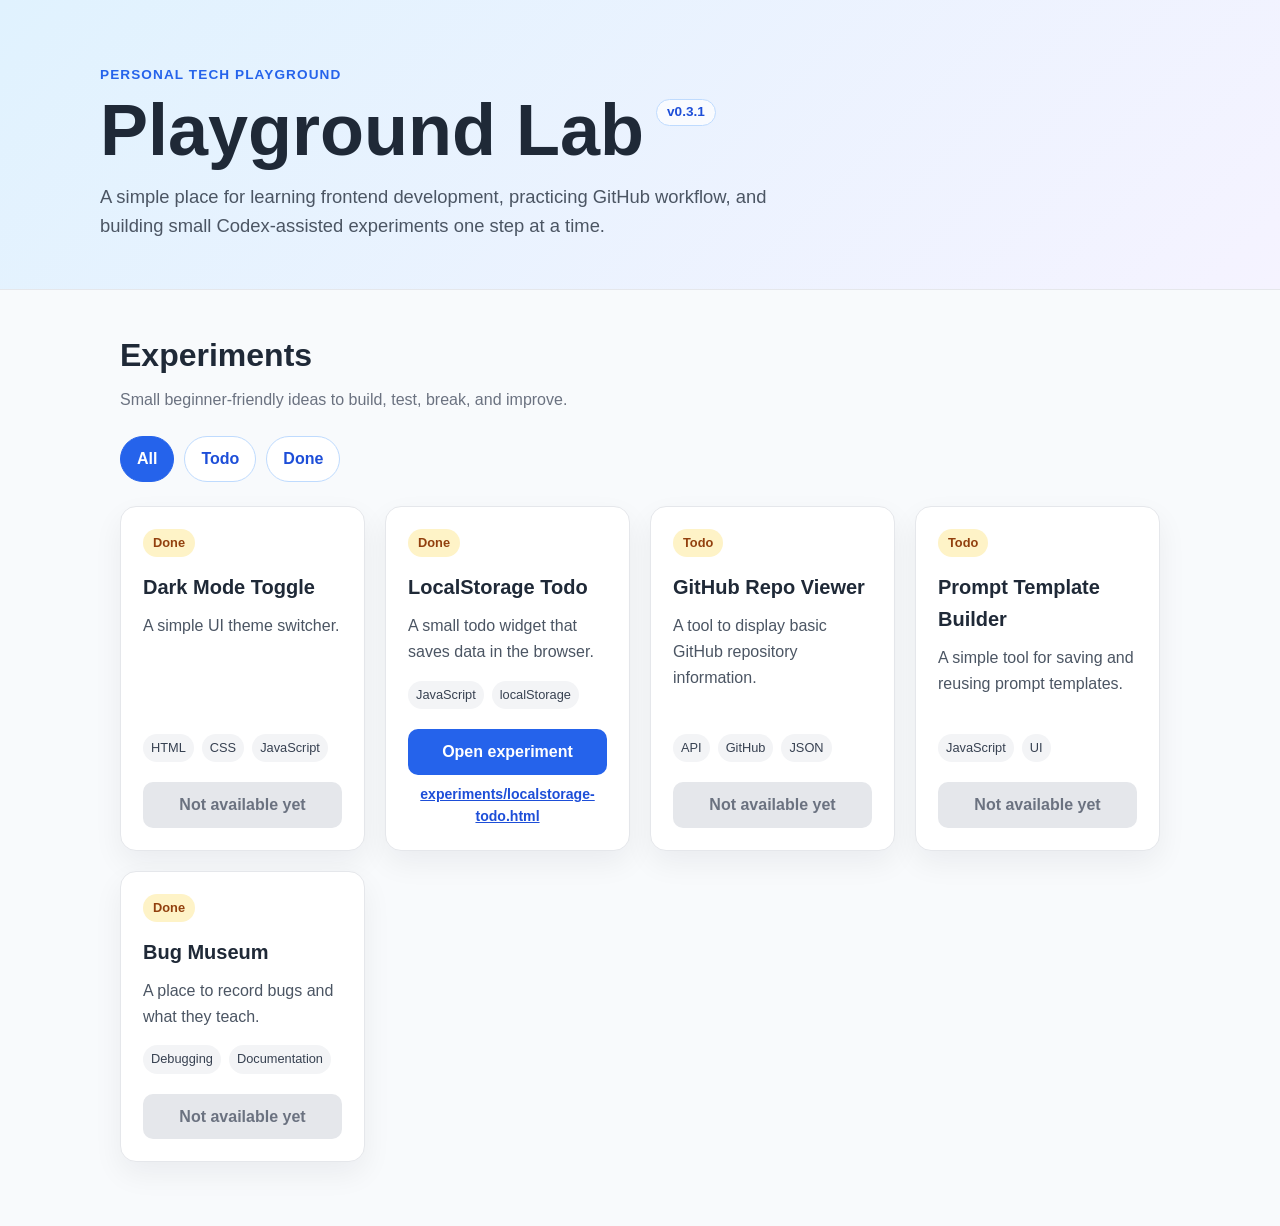
<file: index.html>
<!DOCTYPE html>
<html lang="en">
<head>
  <meta charset="UTF-8">
  <meta name="viewport" content="width=device-width, initial-scale=1.0">
  <title>Playground Lab</title>
  <link rel="stylesheet" href="styles.css">
</head>
<body>
  <header class="site-header">
    <div class="header-content">
      <p class="eyebrow">Personal tech playground</p>
      <div class="title-row">
        <h1>Playground Lab</h1>
        <span class="version-badge" aria-label="Version 0.3.1">v0.3.1</span>
      </div>
      <p class="intro">
        A simple place for learning frontend development, practicing GitHub workflow,
        and building small Codex-assisted experiments one step at a time.
      </p>
    </div>
  </header>

  <main class="page-content">
    <section class="experiments-section" aria-labelledby="experiments-heading">
      <div class="section-heading">
        <h2 id="experiments-heading">Experiments</h2>
        <p>Small beginner-friendly ideas to build, test, break, and improve.</p>
      </div>

      <div class="filter-controls" aria-label="Filter experiments by status">
        <button class="filter-button active" type="button" data-filter="All" aria-pressed="true">All</button>
        <button class="filter-button" type="button" data-filter="Todo" aria-pressed="false">Todo</button>
        <button class="filter-button" type="button" data-filter="Done" aria-pressed="false">Done</button>
      </div>

      <div id="experiment-grid" class="experiment-grid" aria-live="polite"></div>
    </section>
  </main>

  <script src="script.js"></script>
</body>
</html>
</file>
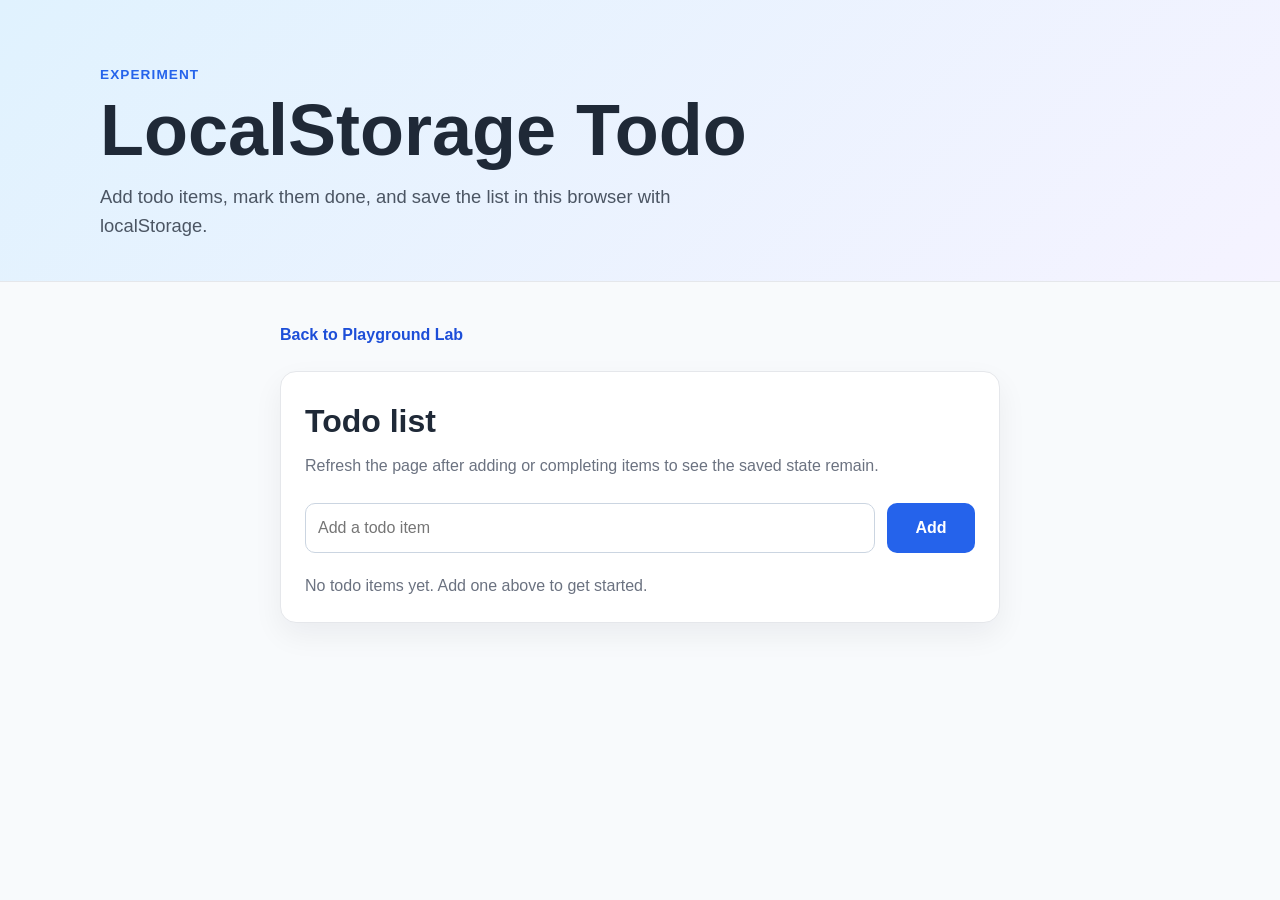
<file: experiments/localstorage-todo.html>
<!DOCTYPE html>
<html lang="en">
<head>
  <meta charset="UTF-8">
  <meta name="viewport" content="width=device-width, initial-scale=1.0">
  <title>LocalStorage Todo | Playground Lab</title>
  <link rel="stylesheet" href="../styles.css">
</head>
<body>
  <header class="site-header compact-header">
    <div class="header-content">
      <p class="eyebrow">Experiment</p>
      <h1>LocalStorage Todo</h1>
      <p class="intro">
        Add todo items, mark them done, and save the list in this browser with localStorage.
      </p>
    </div>
  </header>

  <main class="page-content experiment-page">
    <a class="back-link" href="../index.html">Back to Playground Lab</a>

    <section class="todo-panel" aria-labelledby="todo-heading">
      <div class="section-heading">
        <h2 id="todo-heading">Todo list</h2>
        <p>Refresh the page after adding or completing items to see the saved state remain.</p>
      </div>

      <form class="todo-form" id="todo-form">
        <label class="visually-hidden" for="todo-input">Todo item</label>
        <input id="todo-input" class="todo-input" type="text" placeholder="Add a todo item" autocomplete="off" required>
        <button class="card-button todo-add-button" type="submit">Add</button>
      </form>

      <ul class="todo-list" id="todo-list" aria-live="polite"></ul>
      <p class="empty-message" id="empty-message">No todo items yet. Add one above to get started.</p>
    </section>
  </main>

  <script>
    const storageKey = 'playgroundLab.localStorageTodo.items';
    const todoForm = document.querySelector('#todo-form');
    const todoInput = document.querySelector('#todo-input');
    const todoList = document.querySelector('#todo-list');
    const emptyMessage = document.querySelector('#empty-message');

    let todos = loadTodos();

    function loadTodos() {
      const savedTodos = localStorage.getItem(storageKey);

      if (!savedTodos) {
        return [];
      }

      return JSON.parse(savedTodos);
    }

    function saveTodos() {
      localStorage.setItem(storageKey, JSON.stringify(todos));
    }

    function createTodo(text) {
      return {
        id: Date.now().toString(),
        text,
        done: false,
      };
    }

    function renderTodos() {
      todoList.innerHTML = '';
      emptyMessage.hidden = todos.length > 0;

      todos.forEach((todo) => {
        const item = document.createElement('li');
        item.className = 'todo-item';

        const label = document.createElement('label');
        label.className = 'todo-label';

        const checkbox = document.createElement('input');
        checkbox.type = 'checkbox';
        checkbox.checked = todo.done;
        checkbox.addEventListener('change', () => {
          todo.done = checkbox.checked;
          saveTodos();
          renderTodos();
        });

        const text = document.createElement('span');
        text.textContent = todo.text;
        text.className = todo.done ? 'todo-text todo-text-done' : 'todo-text';

        const deleteButton = document.createElement('button');
        deleteButton.className = 'delete-button';
        deleteButton.type = 'button';
        deleteButton.textContent = 'Delete';
        deleteButton.addEventListener('click', () => {
          todos = todos.filter((itemToKeep) => itemToKeep.id !== todo.id);
          saveTodos();
          renderTodos();
        });

        label.append(checkbox, text);
        item.append(label, deleteButton);
        todoList.append(item);
      });
    }

    todoForm.addEventListener('submit', (event) => {
      event.preventDefault();
      const todoText = todoInput.value.trim();

      if (!todoText) {
        return;
      }

      todos.push(createTodo(todoText));
      saveTodos();
      renderTodos();
      todoForm.reset();
      todoInput.focus();
    });

    renderTodos();
  </script>
</body>
</html>
</file>
<file: styles.css>
* {
  box-sizing: border-box;
}

body {
  margin: 0;
  font-family: Arial, Helvetica, sans-serif;
  color: #1f2937;
  background: #f8fafc;
  line-height: 1.6;
}

.site-header {
  padding: 64px 20px 48px;
  background: linear-gradient(135deg, #e0f2fe, #f5f3ff);
  border-bottom: 1px solid #e5e7eb;
}

.header-content,
.page-content {
  width: min(1080px, 100%);
  margin: 0 auto;
}

.eyebrow {
  margin: 0 0 8px;
  color: #2563eb;
  font-size: 0.85rem;
  font-weight: 700;
  letter-spacing: 0.08em;
  text-transform: uppercase;
}

h1,
h2,
p {
  margin-top: 0;
}

h1 {
  margin-bottom: 16px;
  font-size: clamp(2.5rem, 8vw, 4.5rem);
  line-height: 1;
}

.title-row {
  display: flex;
  flex-wrap: wrap;
  align-items: flex-start;
  gap: 12px;
  margin-bottom: 16px;
}

.title-row h1 {
  margin-bottom: 0;
}

.version-badge {
  display: inline-flex;
  align-items: center;
  margin-top: 0.35rem;
  padding: 4px 10px;
  color: #1d4ed8;
  background: rgba(255, 255, 255, 0.72);
  border: 1px solid #bfdbfe;
  border-radius: 999px;
  font-size: 0.85rem;
  font-weight: 700;
  line-height: 1.2;
}

.intro {
  max-width: 680px;
  margin-bottom: 0;
  font-size: 1.15rem;
  color: #4b5563;
}

.page-content {
  padding: 40px 20px 64px;
}

.section-heading {
  margin-bottom: 24px;
}

.section-heading h2 {
  margin-bottom: 6px;
  font-size: 2rem;
}

.section-heading p {
  margin-bottom: 0;
  color: #6b7280;
}

.filter-controls {
  display: flex;
  flex-wrap: wrap;
  gap: 10px;
  margin-bottom: 24px;
}

.filter-button {
  padding: 9px 16px;
  color: #1d4ed8;
  background: #ffffff;
  border: 1px solid #bfdbfe;
  border-radius: 999px;
  font: inherit;
  font-weight: 700;
  cursor: pointer;
}

.filter-button:hover,
.filter-button:focus {
  background: #eff6ff;
}

.filter-button.active {
  color: #ffffff;
  background: #2563eb;
  border-color: #2563eb;
}

.experiment-grid {
  display: grid;
  grid-template-columns: repeat(auto-fit, minmax(240px, 1fr));
  gap: 20px;
}

.experiment-card {
  display: flex;
  flex-direction: column;
  min-height: 280px;
  padding: 22px;
  background: #ffffff;
  border: 1px solid #e5e7eb;
  border-radius: 16px;
  box-shadow: 0 12px 30px rgba(15, 23, 42, 0.06);
}

.experiment-card h3 {
  margin: 0 0 10px;
  font-size: 1.25rem;
}

.experiment-card p {
  color: #4b5563;
}

.status {
  align-self: flex-start;
  margin-bottom: 14px;
  padding: 4px 10px;
  color: #92400e;
  background: #fef3c7;
  border-radius: 999px;
  font-size: 0.8rem;
  font-weight: 700;
}

.tag-list {
  display: flex;
  flex-wrap: wrap;
  gap: 8px;
  padding: 0;
  margin: auto 0 20px;
  list-style: none;
}

.tag {
  padding: 4px 8px;
  color: #374151;
  background: #f3f4f6;
  border-radius: 999px;
  font-size: 0.8rem;
}

.card-actions {
  display: grid;
  gap: 8px;
}

.card-button {
  width: 100%;
  padding: 10px 14px;
  color: #ffffff;
  background: #2563eb;
  border: 0;
  border-radius: 10px;
  font: inherit;
  font-weight: 700;
  cursor: pointer;
}

.card-button:hover,
.card-button:focus {
  background: #1d4ed8;
}

.card-button-disabled,
.card-button-disabled:hover,
.card-button-disabled:focus {
  color: #6b7280;
  background: #e5e7eb;
  cursor: not-allowed;
}

.direct-experiment-link {
  color: #1d4ed8;
  font-size: 0.88rem;
  font-weight: 700;
  overflow-wrap: anywhere;
  text-align: center;
}

.direct-experiment-link:hover,
.direct-experiment-link:focus {
  color: #1e40af;
}

@media (max-width: 520px) {
  .site-header {
    padding-top: 48px;
  }

  .page-content {
    padding-top: 32px;
  }

  .filter-button {
    flex: 1 1 90px;
  }

  .experiment-card {
    min-height: auto;
  }
}

.card-button {
  display: inline-block;
  text-align: center;
  text-decoration: none;
}

.compact-header {
  padding-bottom: 40px;
}

.experiment-page {
  max-width: 760px;
}

.back-link {
  display: inline-block;
  margin-bottom: 24px;
  color: #1d4ed8;
  font-weight: 700;
  text-decoration: none;
}

.back-link:hover,
.back-link:focus {
  text-decoration: underline;
}

.todo-panel {
  padding: 24px;
  background: #ffffff;
  border: 1px solid #e5e7eb;
  border-radius: 16px;
  box-shadow: 0 12px 30px rgba(15, 23, 42, 0.06);
}

.todo-form {
  display: flex;
  gap: 12px;
  margin-bottom: 20px;
}

.todo-input {
  flex: 1;
  min-width: 0;
  padding: 11px 12px;
  color: #1f2937;
  background: #ffffff;
  border: 1px solid #cbd5e1;
  border-radius: 10px;
  font: inherit;
}

.todo-input:focus {
  border-color: #2563eb;
  outline: 3px solid #bfdbfe;
}

.todo-add-button {
  width: auto;
  min-width: 88px;
}

.todo-list {
  display: grid;
  gap: 10px;
  padding: 0;
  margin: 0;
  list-style: none;
}

.todo-item {
  display: flex;
  align-items: center;
  justify-content: space-between;
  gap: 12px;
  padding: 12px;
  background: #f8fafc;
  border: 1px solid #e5e7eb;
  border-radius: 12px;
}

.todo-label {
  display: flex;
  align-items: center;
  gap: 10px;
  min-width: 0;
}

.todo-text {
  overflow-wrap: anywhere;
}

.todo-text-done {
  color: #6b7280;
  text-decoration: line-through;
}

.delete-button {
  flex: 0 0 auto;
  padding: 8px 10px;
  color: #991b1b;
  background: #fee2e2;
  border: 1px solid #fecaca;
  border-radius: 8px;
  font: inherit;
  font-weight: 700;
  cursor: pointer;
}

.delete-button:hover,
.delete-button:focus {
  background: #fecaca;
}

.empty-message {
  margin: 0;
  color: #6b7280;
}

.visually-hidden {
  position: absolute;
  width: 1px;
  height: 1px;
  padding: 0;
  margin: -1px;
  overflow: hidden;
  clip: rect(0, 0, 0, 0);
  white-space: nowrap;
  border: 0;
}

@media (max-width: 520px) {
  .todo-panel {
    padding: 18px;
  }

  .todo-form,
  .todo-item {
    flex-direction: column;
    align-items: stretch;
  }

  .todo-add-button {
    width: 100%;
  }
}
</file>
